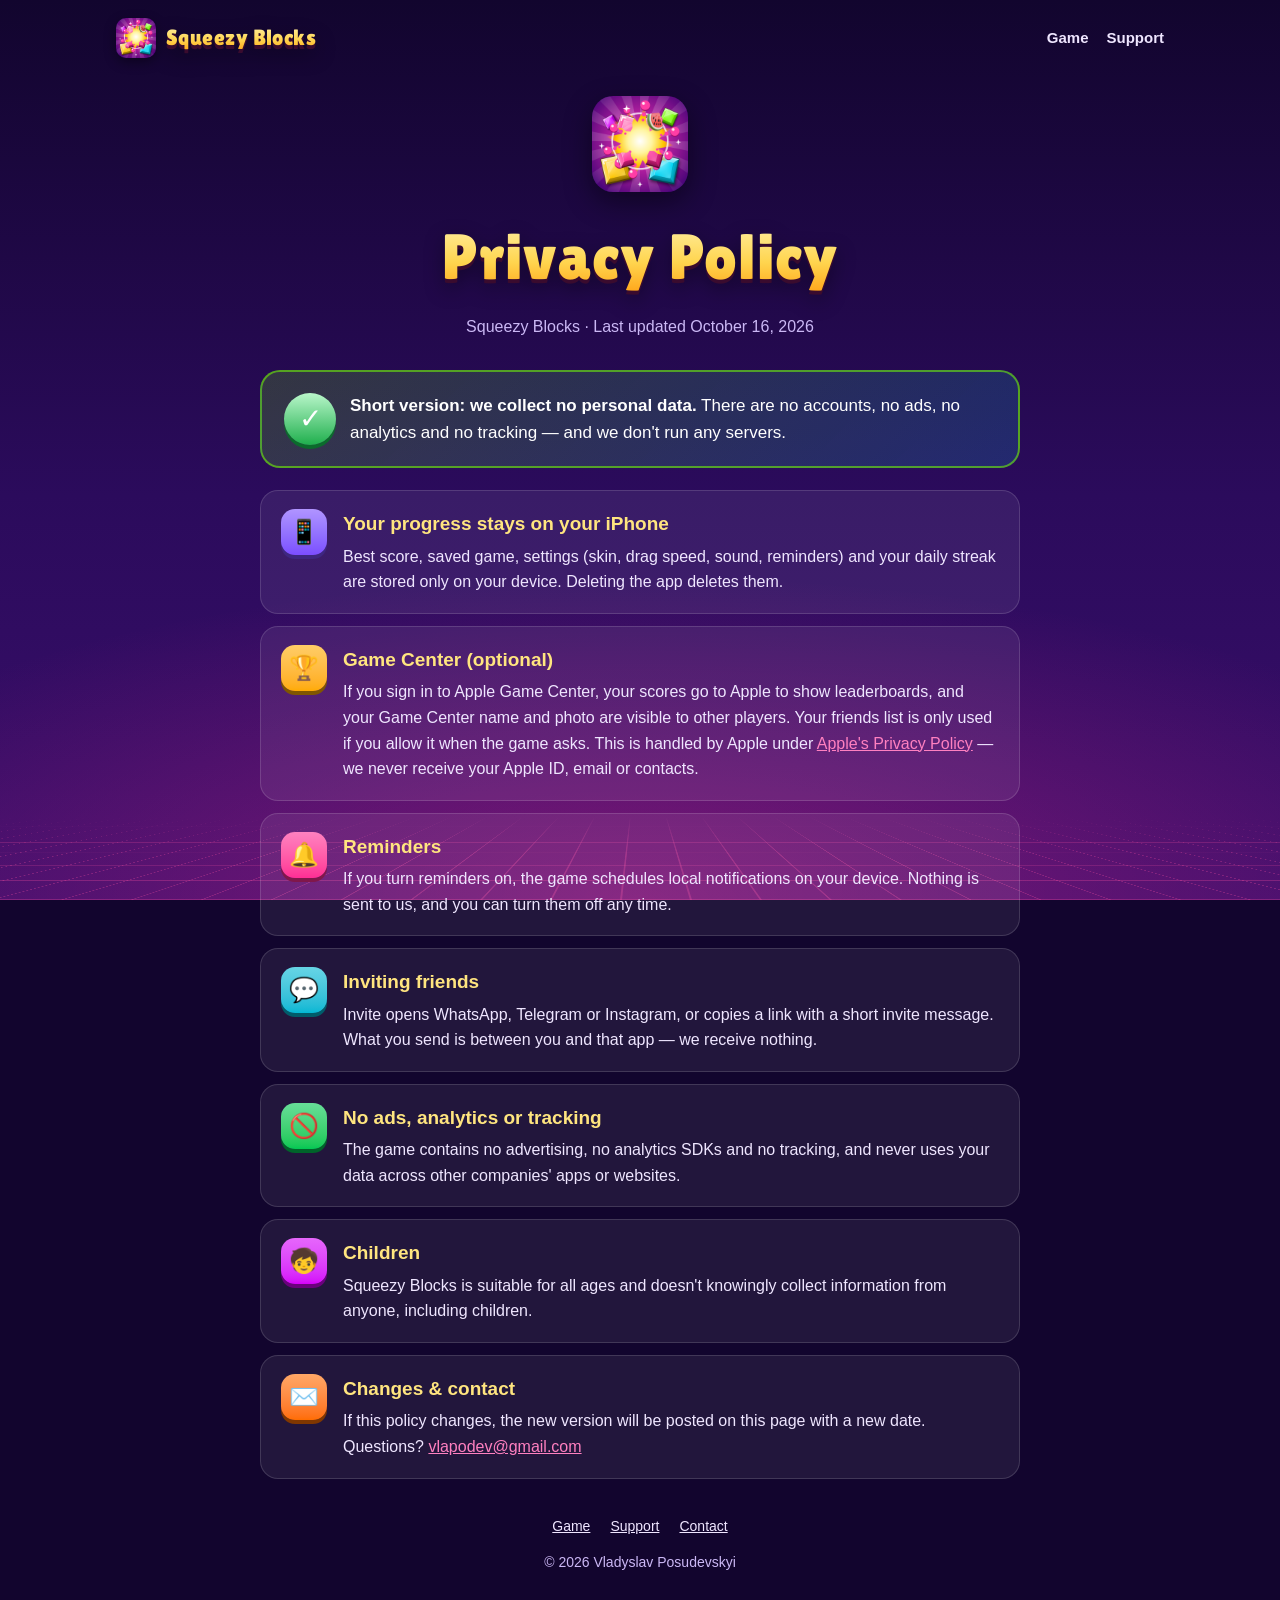
<file: privacy/index.html>
<!doctype html>
<html lang="en">
<head>
<meta charset="utf-8">
<meta name="viewport" content="width=device-width, initial-scale=1">
<title>Privacy Policy — Squeezy Blocks</title>
<meta name="description" content="Squeezy Blocks collects no personal data. Progress stays on your iPhone; Game Center is handled by Apple.">
<meta name="theme-color" content="#2b0b5c">
<link rel="icon" href="../img/icon.png">
<link rel="stylesheet" href="../style.css">
</head>
<body>
<div class="sky"></div>
<div class="cubes" aria-hidden="true">
  <i style="--c:#ff2d95;--s:28px;left:8%;--t:22s;--d:-4s"></i>
  <i style="--c:#00e5ff;--s:20px;left:28%;--t:26s;--d:-14s"></i>
  <i style="--c:#ffc400;--s:32px;left:70%;--t:24s;--d:-7s"></i>
  <i style="--c:#76ff03;--s:22px;left:90%;--t:20s;--d:-11s"></i>
</div>

<div class="wrap">
  <nav class="top">
    <a class="brand" href="../"><img src="../img/icon.png" alt=""><span class="candy">Squeezy Blocks</span></a>
    <div class="links"><a href="../" class="keep">Game</a><a href="../#support" class="keep">Support</a></div>
  </nav>

  <main class="doc">
    <div class="hero-mini">
      <img src="../img/icon.png" alt="">
      <h1 class="candy">Privacy Policy</h1>
      <p class="date">Squeezy Blocks · Last updated October 16, 2026</p>
    </div>

    <div class="tldr">
      <div class="ok" aria-hidden="true">✓</div>
      <p><strong>Short version: we collect no personal data.</strong> There are no accounts, no ads, no analytics and no tracking — and we don't run any servers.</p>
    </div>

    <div class="pcard" style="--c:#7c4dff"><div class="ico" aria-hidden="true">📱</div><div>
      <h2>Your progress stays on your iPhone</h2>
      <p>Best score, saved game, settings (skin, drag speed, sound, reminders) and your daily streak are stored only on your device. Deleting the app deletes them.</p>
    </div></div>

    <div class="pcard" style="--c:#ffab00"><div class="ico" aria-hidden="true">🏆</div><div>
      <h2>Game Center (optional)</h2>
      <p>If you sign in to Apple Game Center, your scores go to Apple to show leaderboards, and your Game Center name and photo are visible to other players. Your friends list is only used if you allow it when the game asks. This is handled by Apple under <a href="https://www.apple.com/legal/privacy/">Apple's Privacy Policy</a> — we never receive your Apple ID, email or contacts.</p>
    </div></div>

    <div class="pcard" style="--c:#ff2d95"><div class="ico" aria-hidden="true">🔔</div><div>
      <h2>Reminders</h2>
      <p>If you turn reminders on, the game schedules local notifications on your device. Nothing is sent to us, and you can turn them off any time.</p>
    </div></div>

    <div class="pcard" style="--c:#00b8d4"><div class="ico" aria-hidden="true">💬</div><div>
      <h2>Inviting friends</h2>
      <p>Invite opens WhatsApp, Telegram or Instagram, or copies a link with a short invite message. What you send is between you and that app — we receive nothing.</p>
    </div></div>

    <div class="pcard" style="--c:#00c853"><div class="ico" aria-hidden="true">🚫</div><div>
      <h2>No ads, analytics or tracking</h2>
      <p>The game contains no advertising, no analytics SDKs and no tracking, and never uses your data across other companies' apps or websites.</p>
    </div></div>

    <div class="pcard" style="--c:#d500f9"><div class="ico" aria-hidden="true">🧒</div><div>
      <h2>Children</h2>
      <p>Squeezy Blocks is suitable for all ages and doesn't knowingly collect information from anyone, including children.</p>
    </div></div>

    <div class="pcard" style="--c:#ff6d00"><div class="ico" aria-hidden="true">✉️</div><div>
      <h2>Changes &amp; contact</h2>
      <p>If this policy changes, the new version will be posted on this page with a new date. Questions? <a href="mailto:vlapodev@gmail.com">vlapodev@gmail.com</a></p>
    </div></div>
  </main>

  <footer>
    <a href="../">Game</a><a href="../#support">Support</a><a href="mailto:vlapodev@gmail.com">Contact</a>
    <p>© 2026 Vladyslav Posudevskyi</p>
  </footer>
</div>
</body>
</html>
</file>
<file: style.css>
/* Squeezy Blocks — candy arcade look, matching the game. */
@font-face { font-family: "Lilita"; src: url("fonts/LilitaOne-Regular.ttf") format("truetype"); font-display: swap; }
:root {
  --ink:#fff; --soft:#efe6ff; --muted:#cbb8f5;
  --gold:#ffc400; --gold2:#ffe57f; --pink:#ff2d95; --pink2:#ff80c0; --cyan:#00e5ff; --lime:#76ff03; --grape:#7c4dff;
  --bg1:#12052e; --bg2:#2b0b5c; --bg3:#3a0e6b;
  --card:rgba(255,255,255,.07); --line:rgba(255,255,255,.14);
  --outline:#3a0b2e;
}
* { box-sizing:border-box; }
html { scroll-behavior:smooth; }
body {
  margin:0; color:var(--ink); background:var(--bg1);
  font:16px/1.6 -apple-system, BlinkMacSystemFont, "Segoe UI", Roboto, sans-serif;
  overflow-x:hidden;
}
a { color:var(--pink2); }
img { max-width:100%; display:block; }

/* Candy display text: gradient fill, dark outline, hard drop. */
.candy {
  font-family:"Lilita", "Arial Rounded MT Bold", system-ui, sans-serif; font-weight:400; letter-spacing:.02em;
  background:linear-gradient(180deg,#fff9c4,#ffd54f 55%,#ff8f00); -webkit-background-clip:text; background-clip:text; color:transparent;
  -webkit-text-stroke:0; filter:drop-shadow(0 4px 0 var(--outline)) drop-shadow(0 6px 10px rgba(0,0,0,.35));
}
.candy.pink { background-image:linear-gradient(180deg,#ffd1ea,#ff4fa3 55%,#d500f9); }
.candy.white { background-image:linear-gradient(180deg,#fff,#ffe0f0); }

/* Sky backdrop with a neon grid horizon and drifting candy cubes. */
.sky { position:fixed; inset:0; z-index:-2;
  background:
    radial-gradient(120% 60% at 50% 100%, rgba(255,45,149,.35), transparent 60%),
    linear-gradient(180deg,var(--bg1),var(--bg2) 55%,var(--bg3)); }
.sky::after { content:""; position:absolute; left:-50%; right:-50%; bottom:0; height:38vh;
  background:
    repeating-linear-gradient(90deg, rgba(255,79,163,.28) 0 2px, transparent 2px 70px),
    repeating-linear-gradient(0deg, rgba(255,79,163,.28) 0 2px, transparent 2px 46px);
  transform:perspective(320px) rotateX(62deg); transform-origin:bottom; mask-image:linear-gradient(transparent, #000 60%); }
.cubes { position:fixed; inset:0; z-index:-1; pointer-events:none; overflow:hidden; }
.cubes i { position:absolute; bottom:-60px; width:var(--s); height:var(--s); border-radius:22%;
  background:linear-gradient(135deg, color-mix(in srgb, var(--c) 55%, #fff), var(--c) 50%, color-mix(in srgb, var(--c) 70%, #000));
  box-shadow:inset 0 -4px 0 rgba(0,0,0,.25); opacity:.55; animation:rise var(--t) linear infinite; animation-delay:var(--d); }
.cubes i::after { content:""; position:absolute; left:16%; top:14%; width:44%; height:16%; border-radius:8px; background:rgba(255,255,255,.6); }
@keyframes rise { from { transform:translateY(0) rotate(0); } to { transform:translateY(-120vh) rotate(260deg); } }
@media (prefers-reduced-motion: reduce) { .cubes i, .float { animation:none !important; } }

/* Layout */
.wrap { max-width:1080px; margin:0 auto; padding:0 16px; }
nav.top { display:flex; align-items:center; justify-content:space-between; padding:18px 0; }
nav.top .brand { display:flex; align-items:center; gap:10px; text-decoration:none; }
nav.top .brand img { width:40px; height:40px; border-radius:10px; box-shadow:0 4px 12px rgba(0,0,0,.4); }
nav.top .brand span { font-size:22px; }
nav.top .links a { color:var(--soft); text-decoration:none; margin-left:18px; font-weight:700; font-size:15px; }
nav.top .links a:hover { color:#fff; }

/* Hero */
.hero { display:grid; grid-template-columns:1.1fr .9fr; gap:32px; align-items:center; padding:28px 0 56px; }
.hero h1 { font-size:clamp(52px, 9vw, 104px); line-height:.95; margin:0; }
.hero h1 .b2 { display:block; }
.hero .lead { font-size:clamp(17px,2.2vw,21px); color:var(--soft); max-width:520px; margin:18px 0 26px; }
.badges { display:flex; flex-wrap:wrap; align-items:center; gap:14px; }
.badge-link { display:inline-block; border-radius:12px; transition:transform .15s; }
.badge-link:hover { transform:translateY(-2px) scale(1.03); }
.badge-link img { height:56px; width:auto; }
.chips { display:flex; flex-wrap:wrap; gap:8px; margin-top:18px; }
.chip { font-size:13px; font-weight:800; color:#fff; padding:6px 12px; border-radius:999px; background:var(--card); border:1px solid var(--line); }
.hero-art { position:relative; display:grid; place-items:center; min-height:420px; }
.hero-art .burst { position:absolute; width:min(520px, 100%); aspect-ratio:1; border-radius:50%;
  background:repeating-conic-gradient(from 0deg, rgba(255,229,127,.32) 0 10deg, transparent 10deg 22.5deg);
  mask-image:radial-gradient(closest-side, #000 55%, transparent); animation:spin 40s linear infinite; }
@keyframes spin { to { transform:rotate(360deg); } }
.hero-art .icon { position:relative; width:min(300px, 70vw); border-radius:22%; box-shadow:0 20px 50px rgba(0,0,0,.5), 0 0 0 6px rgba(255,255,255,.12); }
.float { position:absolute; width:76px; animation:bob 4s ease-in-out infinite; filter:drop-shadow(0 8px 10px rgba(0,0,0,.35)); }
@keyframes bob { 50% { transform:translateY(-14px) rotate(8deg); } }

/* Sections */
section { padding:56px 0; }
.title { text-align:center; margin:0 0 8px; font-size:clamp(34px,5vw,52px); }
.sub { text-align:center; color:var(--muted); margin:0 auto 32px; max-width:560px; }

/* Screenshots: a grid that always fits the page (6 / 3 / 2 across). */
.shots { display:grid; grid-template-columns:repeat(4, 1fr); gap:18px; max-width:880px; margin:0 auto; }
.shots img { width:100%; height:auto; aspect-ratio:1320 / 2868; object-fit:cover; border-radius:18px;
  box-shadow:0 12px 28px rgba(0,0,0,.45); outline:3px solid rgba(255,255,255,.14); outline-offset:-3px;
  transition:transform .2s; }
.shots img:hover { transform:translateY(-6px) rotate(-1deg); }
@media (max-width: 1000px) { .shots { grid-template-columns:repeat(4, 1fr); gap:14px; } .shots img { border-radius:18px; } }
@media (max-width: 560px) { .shots { grid-template-columns:repeat(2, 1fr); gap:12px; } }

/* Cards */
.grid { display:grid; grid-template-columns:repeat(auto-fit, minmax(230px,1fr)); gap:16px; }
.card { position:relative; padding:3px; border-radius:22px; background:linear-gradient(135deg, var(--gold2), var(--pink2), var(--grape)); }
.card > div { height:100%; border-radius:19px; padding:22px; background:linear-gradient(180deg,#2e0f5c,#12052a); }
.card h3 { margin:6px 0 6px; font-size:24px; }
.card p { margin:0; color:var(--soft); }
.blocks { display:flex; gap:6px; }
.blk { width:34px; height:34px; border-radius:8px; position:relative;
  background:linear-gradient(135deg, color-mix(in srgb, var(--c) 50%, #fff), var(--c) 50%, color-mix(in srgb, var(--c) 65%, #000));
  box-shadow:inset 0 -4px 0 rgba(0,0,0,.25); }
.blk::after { content:""; position:absolute; left:16%; top:14%; width:44%; height:16%; border-radius:4px; background:rgba(255,255,255,.65); }

/* Mini-game pills */
.games { display:flex; flex-wrap:wrap; justify-content:center; gap:10px; }
.game { font-family:"Lilita", system-ui, sans-serif; font-size:20px; padding:10px 18px; border-radius:16px; color:#fff;
  background:linear-gradient(180deg, color-mix(in srgb, var(--c) 70%, #fff), var(--c)); border:2px solid #fff;
  box-shadow:0 5px 0 color-mix(in srgb, var(--c) 55%, #000), 0 10px 18px rgba(0,0,0,.3); text-shadow:0 2px 0 rgba(0,0,0,.25); }

/* Skins gallery */
.skins { display:grid; grid-template-columns:repeat(5, 1fr); gap:14px; }
.skin { margin:0; padding:14px 10px 12px; text-align:center; border-radius:20px; background:var(--card); border:1px solid var(--line);
  transition:transform .2s, border-color .2s; }
.skin:hover { transform:translateY(-4px); border-color:rgba(255,213,79,.6); }
.skin img { width:100%; max-width:150px; margin:0 auto 8px; }
.skin figcaption { color:var(--muted); font-size:13px; line-height:1.3; }
.skin b { display:block; color:#fff; font-family:"Lilita", system-ui, sans-serif; font-weight:400; font-size:18px; margin-bottom:2px; }
@media (max-width: 900px) { .skins { grid-template-columns:repeat(3, 1fr); } }
@media (max-width: 520px) { .skins { grid-template-columns:repeat(2, 1fr); } }

/* Depth strip for the Famous skin */
.depth { display:grid; grid-template-columns:repeat(6,1fr); gap:8px; }
.depth div { border-radius:12px; padding:12px 6px; text-align:center; font-weight:800; font-size:13px; color:#fff;
  background:linear-gradient(180deg, var(--a), var(--b)); border:2px solid rgba(255,255,255,.18); }
.depth b { display:block; font-family:"Lilita", system-ui; font-weight:400; font-size:18px; }

/* FAQ */
details { background:var(--card); border:1px solid var(--line); border-radius:16px; padding:14px 18px; margin-bottom:10px; }
summary { cursor:pointer; font-weight:800; font-size:17px; list-style:none; }
summary::-webkit-details-marker { display:none; }
summary::after { content:"+"; float:right; color:var(--gold); font-size:22px; line-height:1; }
details[open] summary::after { content:"–"; }
details p { color:var(--soft); margin:10px 0 2px; }

/* CTA + footer */
.cta { text-align:center; padding:60px 16px; border-radius:30px; margin:20px 0 40px;
  background:radial-gradient(80% 120% at 50% 0%, rgba(255,229,127,.25), transparent 60%), linear-gradient(135deg,#ff2d95,#7c4dff); }
.cta h2 { font-size:clamp(34px,6vw,58px); margin:0 0 6px; }
.cta p { margin:0 0 22px; color:#fff; font-weight:700; }
.cta .badges { justify-content:center; }
footer { text-align:center; color:var(--muted); font-size:14px; padding:24px 0 44px; }
footer a { color:var(--soft); margin:0 10px; }

/* Privacy */
.doc { max-width:760px; margin:0 auto; }
.doc .hero-mini { text-align:center; padding:20px 0 30px; }
.doc .hero-mini img { width:96px; border-radius:22%; margin:0 auto 14px; box-shadow:0 10px 28px rgba(0,0,0,.45); }
.doc h1 { font-size:clamp(42px,7vw,64px); margin:0; }
.doc .date { color:var(--muted); margin:6px 0 0; }
.tldr { display:flex; gap:14px; align-items:center; padding:20px 22px; border-radius:20px; margin-bottom:22px;
  background:linear-gradient(135deg, rgba(118,255,3,.18), rgba(0,229,255,.14)); border:2px solid rgba(118,255,3,.55); }
.tldr .ok { flex:0 0 auto; width:52px; height:52px; border-radius:50%; display:grid; place-items:center; font-size:28px;
  background:linear-gradient(180deg,#b9f6ca,#1faf4d); box-shadow:0 4px 0 #0b6b2c; }
.tldr p { margin:0; font-size:17px; } .tldr strong { color:#fff; }
.pcard { display:flex; gap:16px; padding:18px 20px; border-radius:18px; margin-bottom:12px; background:var(--card); border:1px solid var(--line); }
.pcard .ico { flex:0 0 auto; width:46px; height:46px; border-radius:14px; display:grid; place-items:center; font-size:24px;
  background:linear-gradient(180deg, color-mix(in srgb, var(--c) 60%, #fff), var(--c)); box-shadow:0 4px 0 color-mix(in srgb, var(--c) 50%, #000); }
.pcard h2 { margin:0 0 4px; font-size:19px; color:var(--gold2); }
.pcard p { margin:0; color:var(--soft); }

@media (max-width: 820px) {
  .hero { grid-template-columns:1fr; text-align:center; padding-top:8px; }
  .hero .lead { margin-left:auto; margin-right:auto; }
  .badges, .chips { justify-content:center; }
  .hero-art { min-height:320px; order:-1; }
  nav.top .links a:not(.keep) { display:none; }
  .depth { grid-template-columns:repeat(3,1fr); }
}

/* Shown only if Apple's badge image can't load. */
.badge-fallback { display:inline-flex; align-items:center; gap:10px; height:56px; padding:0 18px 0 14px; border-radius:12px;
  background:#000; color:#fff; border:1.5px solid #a6a6a6; font-family:-apple-system, system-ui, sans-serif; }
.badge-fallback[hidden] { display:none; }
.badge-fallback svg { width:26px; height:30px; }
.badge-fallback span { display:flex; flex-direction:column; line-height:1.05; font-size:22px; font-weight:600; letter-spacing:-.01em; }
.badge-fallback small { font-size:11px; font-weight:500; letter-spacing:.01em; }

[hidden] { display:none !important; }

/* Jelly Jigsaw mode */
.mode { display:grid; grid-template-columns:minmax(220px, 340px) 1fr; gap:40px; align-items:center;
  padding:28px; border-radius:30px; background:linear-gradient(135deg, rgba(0,229,255,.16), rgba(124,77,255,.16));
  border:2px solid rgba(77,232,255,.45); }
.mode-shot { width:100%; border-radius:26px; box-shadow:0 18px 40px rgba(0,0,0,.45); transform:rotate(-3deg); }
.new-tag { display:inline-block; font-family:"Lilita", system-ui; font-size:15px; letter-spacing:.06em; padding:4px 12px;
  border-radius:999px; color:#fff; background:linear-gradient(180deg,#4de8ff,#0277bd); box-shadow:0 3px 0 #01478a; }
.mode-lead { color:var(--soft); font-size:18px; margin:6px 0 16px; }
.mode-points { list-style:none; padding:0; margin:0 0 18px; }
.mode-points li { position:relative; padding-left:30px; margin:8px 0; color:var(--soft); }
.mode-points li::before { content:"🧩"; position:absolute; left:0; top:0; }
.mode-points b { color:#fff; }
.tiers { display:grid; grid-template-columns:repeat(4,1fr); gap:8px; }
.tiers div { border-radius:14px; padding:10px 8px; text-align:center; font-size:12px; font-weight:700; color:var(--soft);
  background:rgba(0,0,0,.25); border:2px solid var(--c); }
.tiers b { display:block; font-family:"Lilita", system-ui; font-weight:400; font-size:20px; color:var(--c); }
@media (max-width: 820px) {
  .mode { grid-template-columns:1fr; text-align:center; padding:22px; gap:22px; }
  .mode-shot { max-width:260px; margin:0 auto; }
  .mode-points li { text-align:left; }
  .tiers { grid-template-columns:repeat(2,1fr); }
}
</file>
